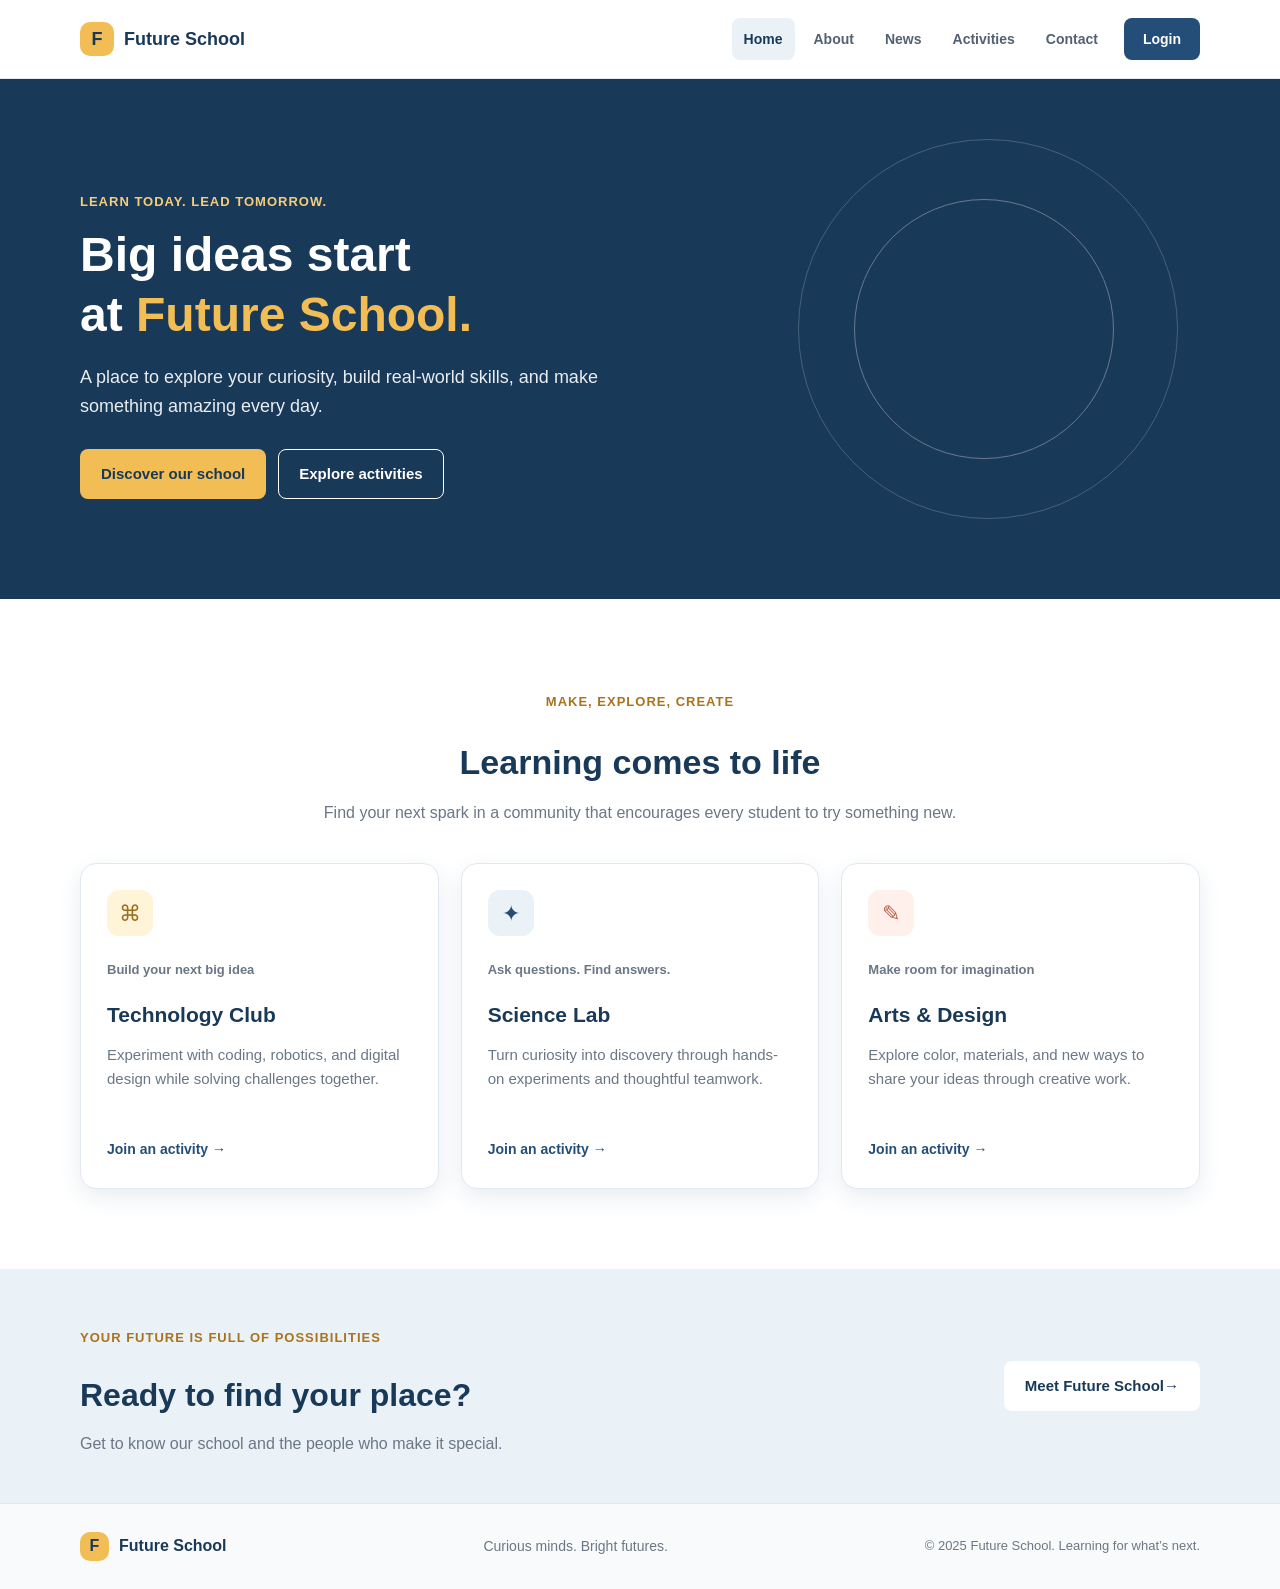
<file: index.html>
<!doctype html>
<html lang="en">
<head>
  <meta charset="utf-8">
  <meta name="viewport" content="width=device-width, initial-scale=1">
  <meta name="description" content="Discover hands-on learning, creative projects, and a welcoming community at Future School.">
  <title>Future School | Home</title>
  <link rel="icon" href="favicon.svg" type="image/svg+xml">
  <link rel="stylesheet" href="style.css">
</head>
<body>
  <header class="site-header">
    <nav class="navbar container" aria-label="Main navigation">
      <a class="brand" href="index.html"><span class="brand-mark" aria-hidden="true">F</span> Future School</a>
      <button class="menu-toggle" type="button" aria-label="Open navigation menu" aria-expanded="false" aria-controls="primary-navigation"><span></span><span></span><span></span></button>
      <ul class="nav-links" id="primary-navigation">
        <li><a class="active" aria-current="page" href="index.html">Home</a></li>
        <li><a href="about.html">About</a></li>
        <li><a href="blog.html">News</a></li>
        <li><a href="booking.html">Activities</a></li>
        <li><a href="contact.html">Contact</a></li>
        <li><a class="nav-login" href="login.html">Login</a></li>
      </ul>
    </nav>
  </header>
  <main>
    <section class="home-hero">
      <div class="container hero-content">
        <p class="eyebrow">Learn today. Lead tomorrow.</p>
        <h1>Big ideas start<br>at <span>Future School.</span></h1>
        <p class="hero-copy">A place to explore your curiosity, build real-world skills, and make something amazing every day.</p>
        <div class="button-row">
          <a class="button button-gold" href="about.html">Discover our school</a>
          <a class="button button-outline" href="booking.html">Explore activities</a>
        </div>
      </div>
      <div class="hero-decoration hero-decoration-one" aria-hidden="true"></div>
      <div class="hero-decoration hero-decoration-two" aria-hidden="true"></div>
    </section>
    <section class="section container">
      <div class="section-heading">
        <p class="eyebrow">Make, explore, create</p>
        <h2>Learning comes to life</h2>
        <p>Find your next spark in a community that encourages every student to try something new.</p>
      </div>
      <div class="activity-cards">
        <article class="card activity-card"><span class="card-icon" aria-hidden="true">⌘</span><p class="card-kicker">Build your next big idea</p><h3>Technology Club</h3><p>Experiment with coding, robotics, and digital design while solving challenges together.</p><a class="text-link" href="booking.html">Join an activity <span aria-hidden="true">→</span></a></article>
        <article class="card activity-card"><span class="card-icon icon-blue" aria-hidden="true">✦</span><p class="card-kicker">Ask questions. Find answers.</p><h3>Science Lab</h3><p>Turn curiosity into discovery through hands-on experiments and thoughtful teamwork.</p><a class="text-link" href="booking.html">Join an activity <span aria-hidden="true">→</span></a></article>
        <article class="card activity-card"><span class="card-icon icon-coral" aria-hidden="true">✎</span><p class="card-kicker">Make room for imagination</p><h3>Arts &amp; Design</h3><p>Explore color, materials, and new ways to share your ideas through creative work.</p><a class="text-link" href="booking.html">Join an activity <span aria-hidden="true">→</span></a></article>
      </div>
    </section>
    <section class="highlight-band">
      <div class="container highlight-content"><div><p class="eyebrow">Your future is full of possibilities</p><h2>Ready to find your place?</h2><p>Get to know our school and the people who make it special.</p></div><a class="button button-light" href="about.html">Meet Future School <span aria-hidden="true">→</span></a></div>
    </section>
  </main>
  <footer class="site-footer"><div class="container footer-content"><a class="brand footer-brand" href="index.html"><span class="brand-mark" aria-hidden="true">F</span> Future School</a><p>Curious minds. Bright futures.</p><p class="copyright">© 2025 Future School. Learning for what’s next.</p></div></footer>
</body>
</html>
</file>
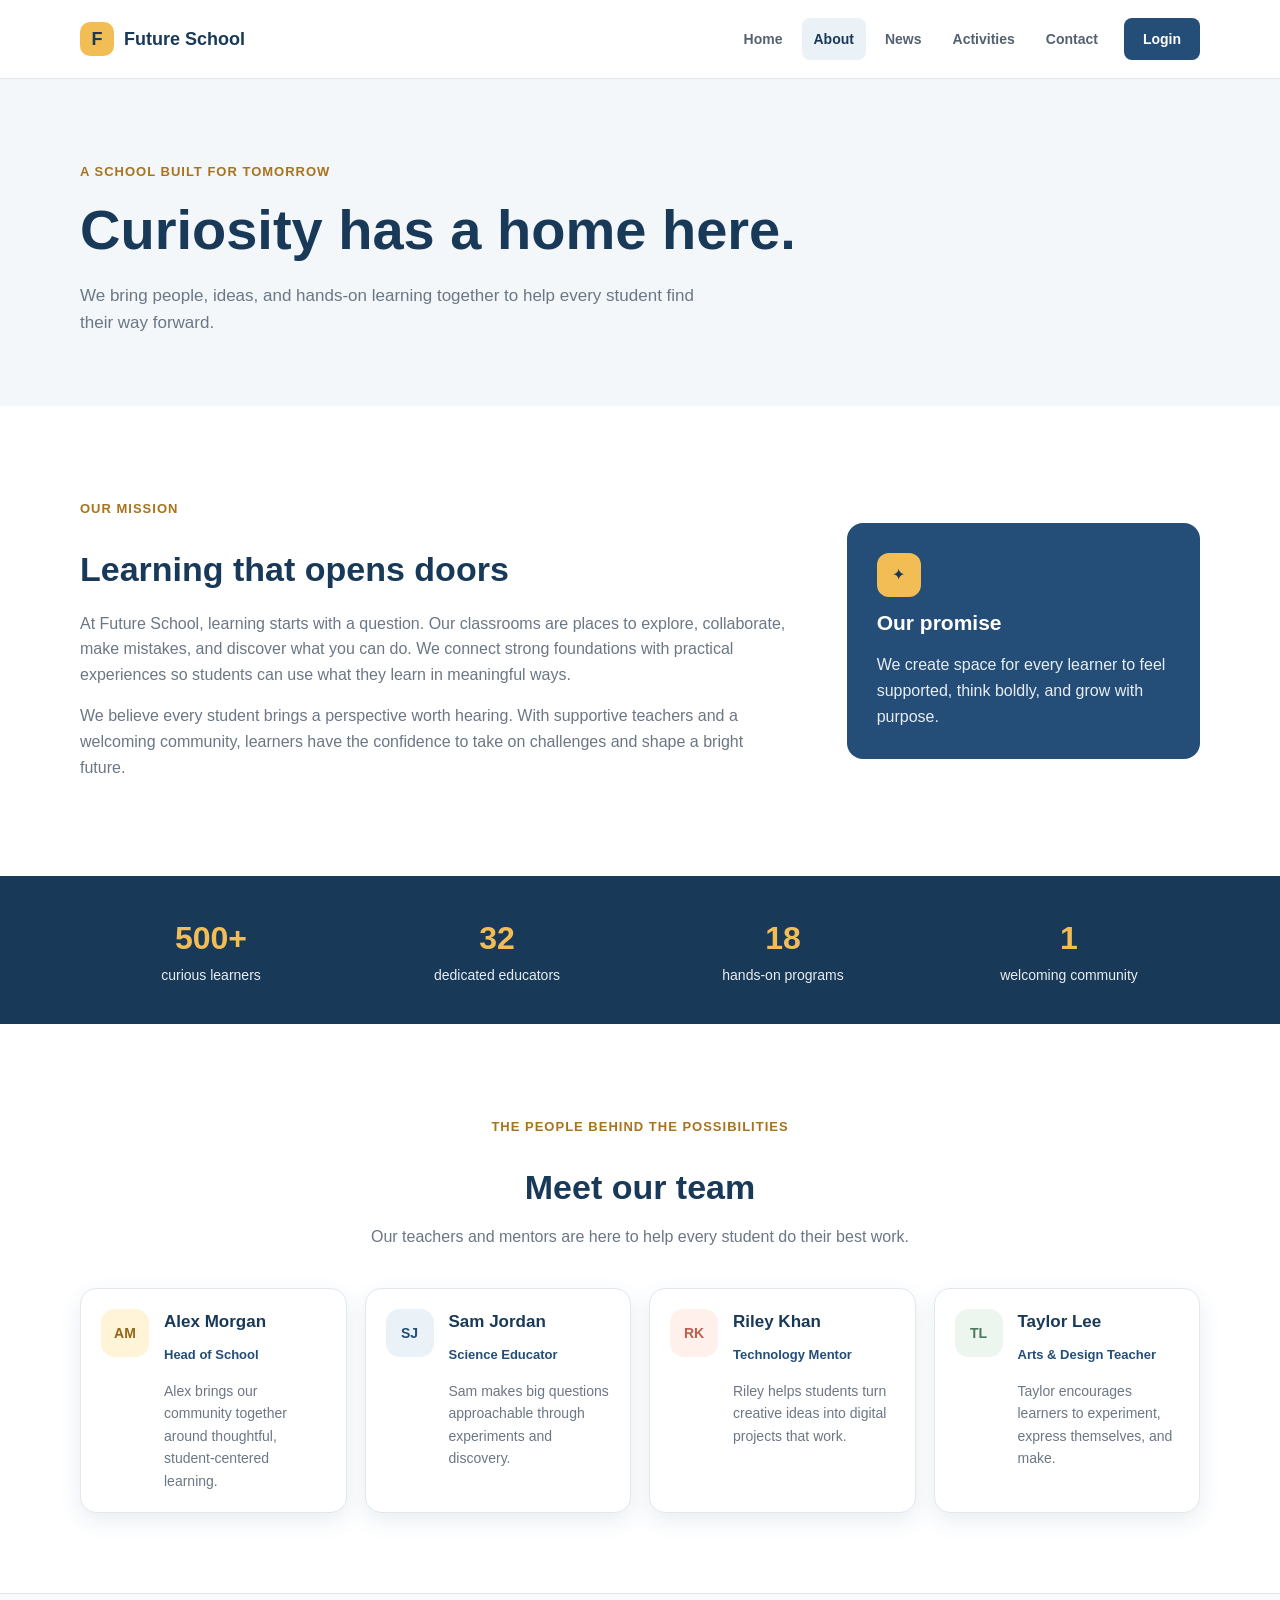
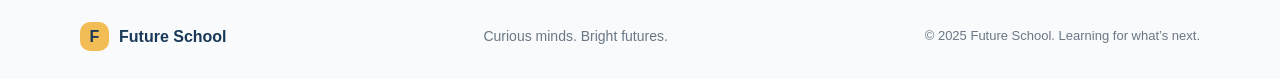
<file: about.html>
<!doctype html>
<html lang="en">
<head>
  <meta charset="utf-8">
  <meta name="viewport" content="width=device-width, initial-scale=1">
  <meta name="description" content="Learn about Future School's mission, community, and dedicated team.">
  <title>About | Future School</title>
  <link rel="icon" href="favicon.svg" type="image/svg+xml">
  <link rel="stylesheet" href="style.css">
</head>
<body>
  <header class="site-header"><nav class="navbar container" aria-label="Main navigation"><a class="brand" href="index.html"><span class="brand-mark" aria-hidden="true">F</span> Future School</a><button class="menu-toggle" type="button" aria-label="Open navigation menu" aria-expanded="false" aria-controls="primary-navigation"><span></span><span></span><span></span></button><ul class="nav-links" id="primary-navigation"><li><a href="index.html">Home</a></li><li><a class="active" aria-current="page" href="about.html">About</a></li><li><a href="blog.html">News</a></li><li><a href="booking.html">Activities</a></li><li><a href="contact.html">Contact</a></li><li><a class="nav-login" href="login.html">Login</a></li></ul></nav></header>
  <main>
    <section class="page-hero"><div class="container"><p class="eyebrow">A school built for tomorrow</p><h1>Curiosity has a home here.</h1><p>We bring people, ideas, and hands-on learning together to help every student find their way forward.</p></div></section>
    <section class="section container about-intro"><div class="about-copy"><p class="eyebrow">Our mission</p><h2>Learning that opens doors</h2><p>At Future School, learning starts with a question. Our classrooms are places to explore, collaborate, make mistakes, and discover what you can do. We connect strong foundations with practical experiences so students can use what they learn in meaningful ways.</p><p>We believe every student brings a perspective worth hearing. With supportive teachers and a welcoming community, learners have the confidence to take on challenges and shape a bright future.</p></div><aside class="mission-card"><span class="mission-icon" aria-hidden="true">✦</span><h3>Our promise</h3><p>We create space for every learner to feel supported, think boldly, and grow with purpose.</p></aside></section>
    <section class="stats-band"><div class="container stats-grid"><div><strong>500+</strong><span>curious learners</span></div><div><strong>32</strong><span>dedicated educators</span></div><div><strong>18</strong><span>hands-on programs</span></div><div><strong>1</strong><span>welcoming community</span></div></div></section>
    <section class="section container"><div class="section-heading"><p class="eyebrow">The people behind the possibilities</p><h2>Meet our team</h2><p>Our teachers and mentors are here to help every student do their best work.</p></div><div class="staff-grid">
      <article class="card staff-card"><div class="staff-avatar avatar-gold" aria-hidden="true">AM</div><div><h3>Alex Morgan</h3><p class="staff-role">Head of School</p><p>Alex brings our community together around thoughtful, student-centered learning.</p></div></article>
      <article class="card staff-card"><div class="staff-avatar avatar-blue" aria-hidden="true">SJ</div><div><h3>Sam Jordan</h3><p class="staff-role">Science Educator</p><p>Sam makes big questions approachable through experiments and discovery.</p></div></article>
      <article class="card staff-card"><div class="staff-avatar avatar-coral" aria-hidden="true">RK</div><div><h3>Riley Khan</h3><p class="staff-role">Technology Mentor</p><p>Riley helps students turn creative ideas into digital projects that work.</p></div></article>
      <article class="card staff-card"><div class="staff-avatar avatar-green" aria-hidden="true">TL</div><div><h3>Taylor Lee</h3><p class="staff-role">Arts &amp; Design Teacher</p><p>Taylor encourages learners to experiment, express themselves, and make.</p></div></article>
    </div></section>
  </main>
  <footer class="site-footer"><div class="container footer-content"><a class="brand footer-brand" href="index.html"><span class="brand-mark" aria-hidden="true">F</span> Future School</a><p>Curious minds. Bright futures.</p><p class="copyright">© 2025 Future School. Learning for what’s next.</p></div></footer>
  <script>const menuButton=document.querySelector('.menu-toggle');const navigation=document.querySelector('.nav-links');menuButton.addEventListener('click',()=>{const isOpen=navigation.classList.toggle('show');menuButton.setAttribute('aria-expanded',String(isOpen));menuButton.setAttribute('aria-label',isOpen?'Close navigation menu':'Open navigation menu');});</script>
</body>
</html>
</file>
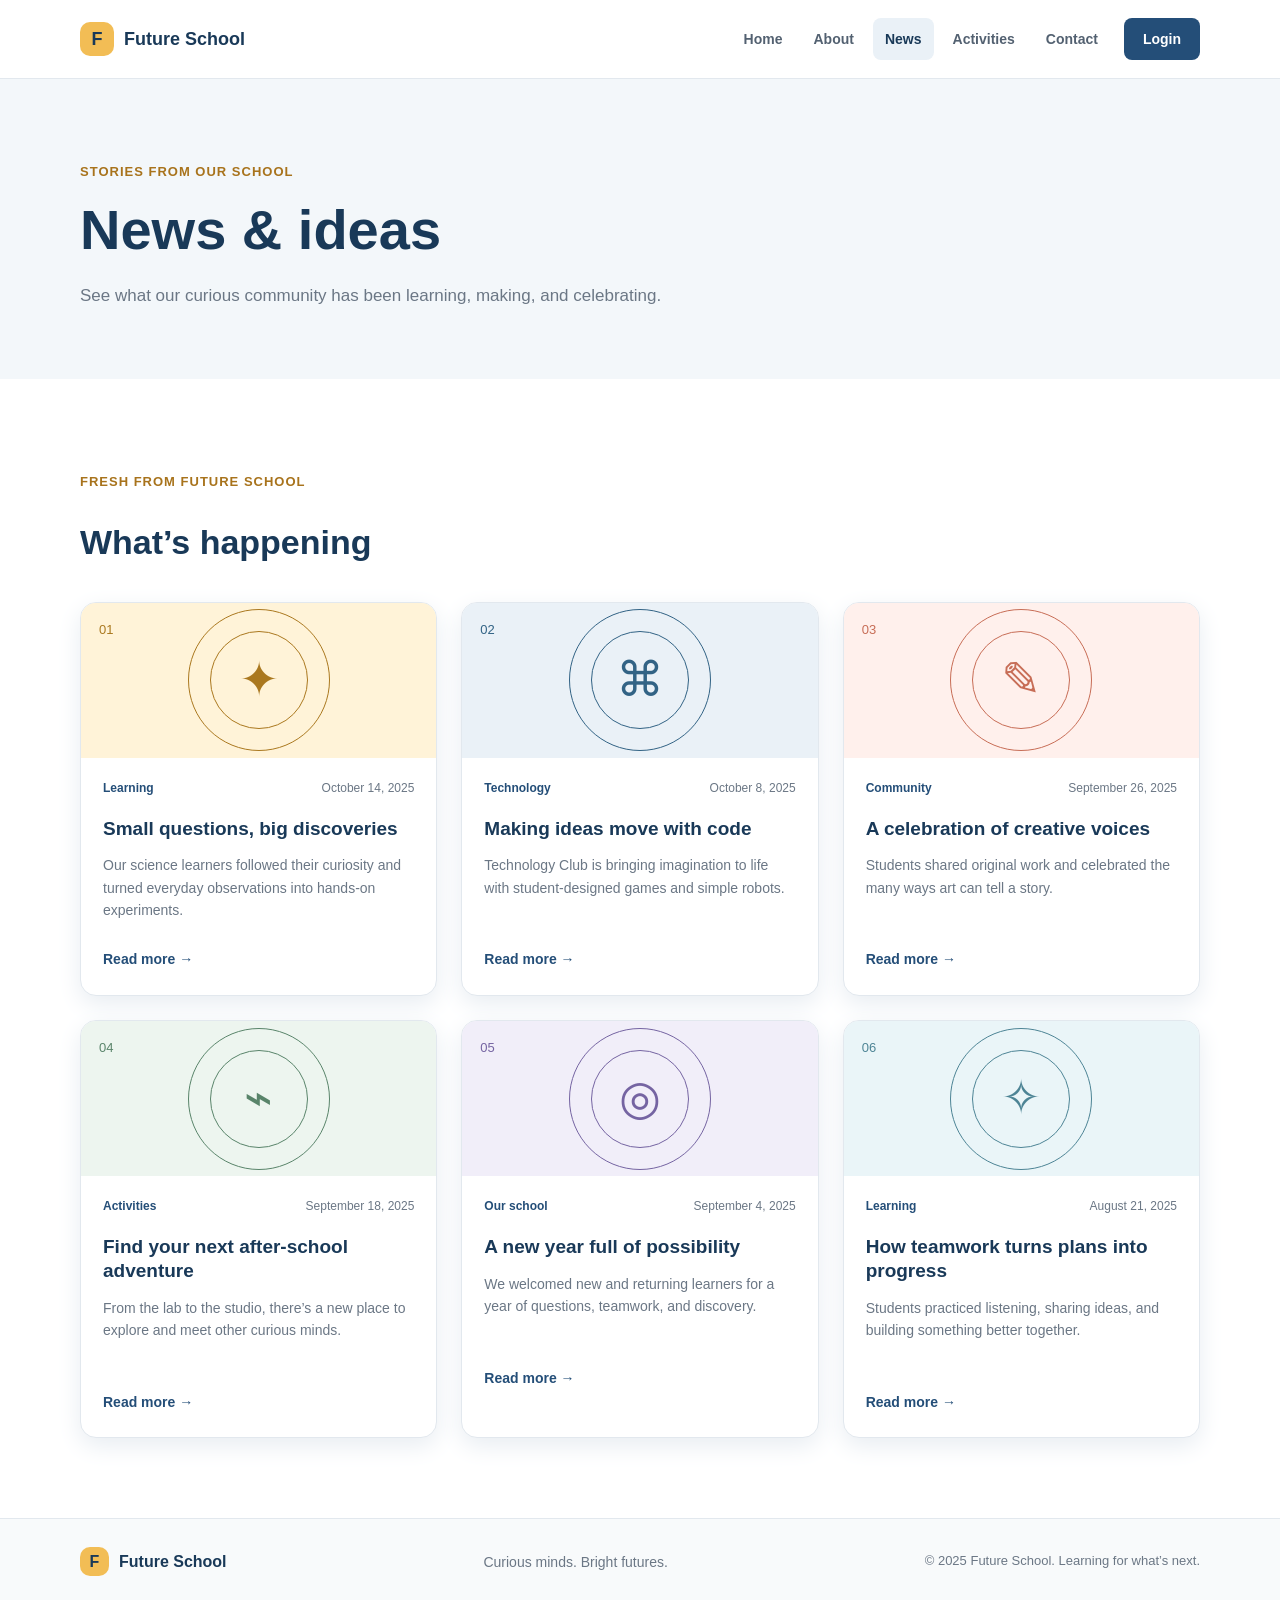
<file: blog.html>
<!doctype html>
<html lang="en">
<head>
  <meta charset="utf-8">
  <meta name="viewport" content="width=device-width, initial-scale=1">
  <meta name="description" content="The latest news, ideas, and stories from Future School.">
  <title>News | Future School</title>
  <link rel="icon" href="favicon.svg" type="image/svg+xml">
  <link rel="stylesheet" href="style.css">
</head>
<body>
  <header class="site-header"><nav class="navbar container" aria-label="Main navigation"><a class="brand" href="index.html"><span class="brand-mark" aria-hidden="true">F</span> Future School</a><button class="menu-toggle" type="button" aria-label="Open navigation menu" aria-expanded="false" aria-controls="primary-navigation"><span></span><span></span><span></span></button><ul class="nav-links" id="primary-navigation"><li><a href="index.html">Home</a></li><li><a href="about.html">About</a></li><li><a class="active" aria-current="page" href="blog.html">News</a></li><li><a href="booking.html">Activities</a></li><li><a href="contact.html">Contact</a></li><li><a class="nav-login" href="login.html">Login</a></li></ul></nav></header>
  <main>
    <section class="page-hero"><div class="container"><p class="eyebrow">Stories from our school</p><h1>News &amp; ideas</h1><p>See what our curious community has been learning, making, and celebrating.</p></div></section>
    <section class="section container"><div class="section-heading section-heading-left"><p class="eyebrow">Fresh from Future School</p><h2>What’s happening</h2></div><div class="blog-grid">
      <article class="card article-card"><div class="article-art art-gold" aria-hidden="true"><span>01</span><i>✦</i></div><div class="article-body"><div class="article-meta"><span>Learning</span><time datetime="2025-10-14">October 14, 2025</time></div><h3>Small questions, big discoveries</h3><p>Our science learners followed their curiosity and turned everyday observations into hands-on experiments.</p><a class="text-link" href="about.html">Read more <span aria-hidden="true">→</span></a></div></article>
      <article class="card article-card"><div class="article-art art-blue" aria-hidden="true"><span>02</span><i>⌘</i></div><div class="article-body"><div class="article-meta"><span>Technology</span><time datetime="2025-10-08">October 8, 2025</time></div><h3>Making ideas move with code</h3><p>Technology Club is bringing imagination to life with student-designed games and simple robots.</p><a class="text-link" href="booking.html">Read more <span aria-hidden="true">→</span></a></div></article>
      <article class="card article-card"><div class="article-art art-coral" aria-hidden="true"><span>03</span><i>✎</i></div><div class="article-body"><div class="article-meta"><span>Community</span><time datetime="2025-09-26">September 26, 2025</time></div><h3>A celebration of creative voices</h3><p>Students shared original work and celebrated the many ways art can tell a story.</p><a class="text-link" href="about.html">Read more <span aria-hidden="true">→</span></a></div></article>
      <article class="card article-card"><div class="article-art art-green" aria-hidden="true"><span>04</span><i>⌁</i></div><div class="article-body"><div class="article-meta"><span>Activities</span><time datetime="2025-09-18">September 18, 2025</time></div><h3>Find your next after-school adventure</h3><p>From the lab to the studio, there’s a new place to explore and meet other curious minds.</p><a class="text-link" href="booking.html">Read more <span aria-hidden="true">→</span></a></div></article>
      <article class="card article-card"><div class="article-art art-lavender" aria-hidden="true"><span>05</span><i>◎</i></div><div class="article-body"><div class="article-meta"><span>Our school</span><time datetime="2025-09-04">September 4, 2025</time></div><h3>A new year full of possibility</h3><p>We welcomed new and returning learners for a year of questions, teamwork, and discovery.</p><a class="text-link" href="about.html">Read more <span aria-hidden="true">→</span></a></div></article>
      <article class="card article-card"><div class="article-art art-sky" aria-hidden="true"><span>06</span><i>✧</i></div><div class="article-body"><div class="article-meta"><span>Learning</span><time datetime="2025-08-21">August 21, 2025</time></div><h3>How teamwork turns plans into progress</h3><p>Students practiced listening, sharing ideas, and building something better together.</p><a class="text-link" href="contact.html">Read more <span aria-hidden="true">→</span></a></div></article>
    </div></section>
  </main>
  <footer class="site-footer"><div class="container footer-content"><a class="brand footer-brand" href="index.html"><span class="brand-mark" aria-hidden="true">F</span> Future School</a><p>Curious minds. Bright futures.</p><p class="copyright">© 2025 Future School. Learning for what’s next.</p></div></footer>
  <script>const menuButton=document.querySelector('.menu-toggle');const navigation=document.querySelector('.nav-links');menuButton.addEventListener('click',()=>{const isOpen=navigation.classList.toggle('show');menuButton.setAttribute('aria-expanded',String(isOpen));menuButton.setAttribute('aria-label',isOpen?'Close navigation menu':'Open navigation menu');});</script>
</body>
</html>
</file>
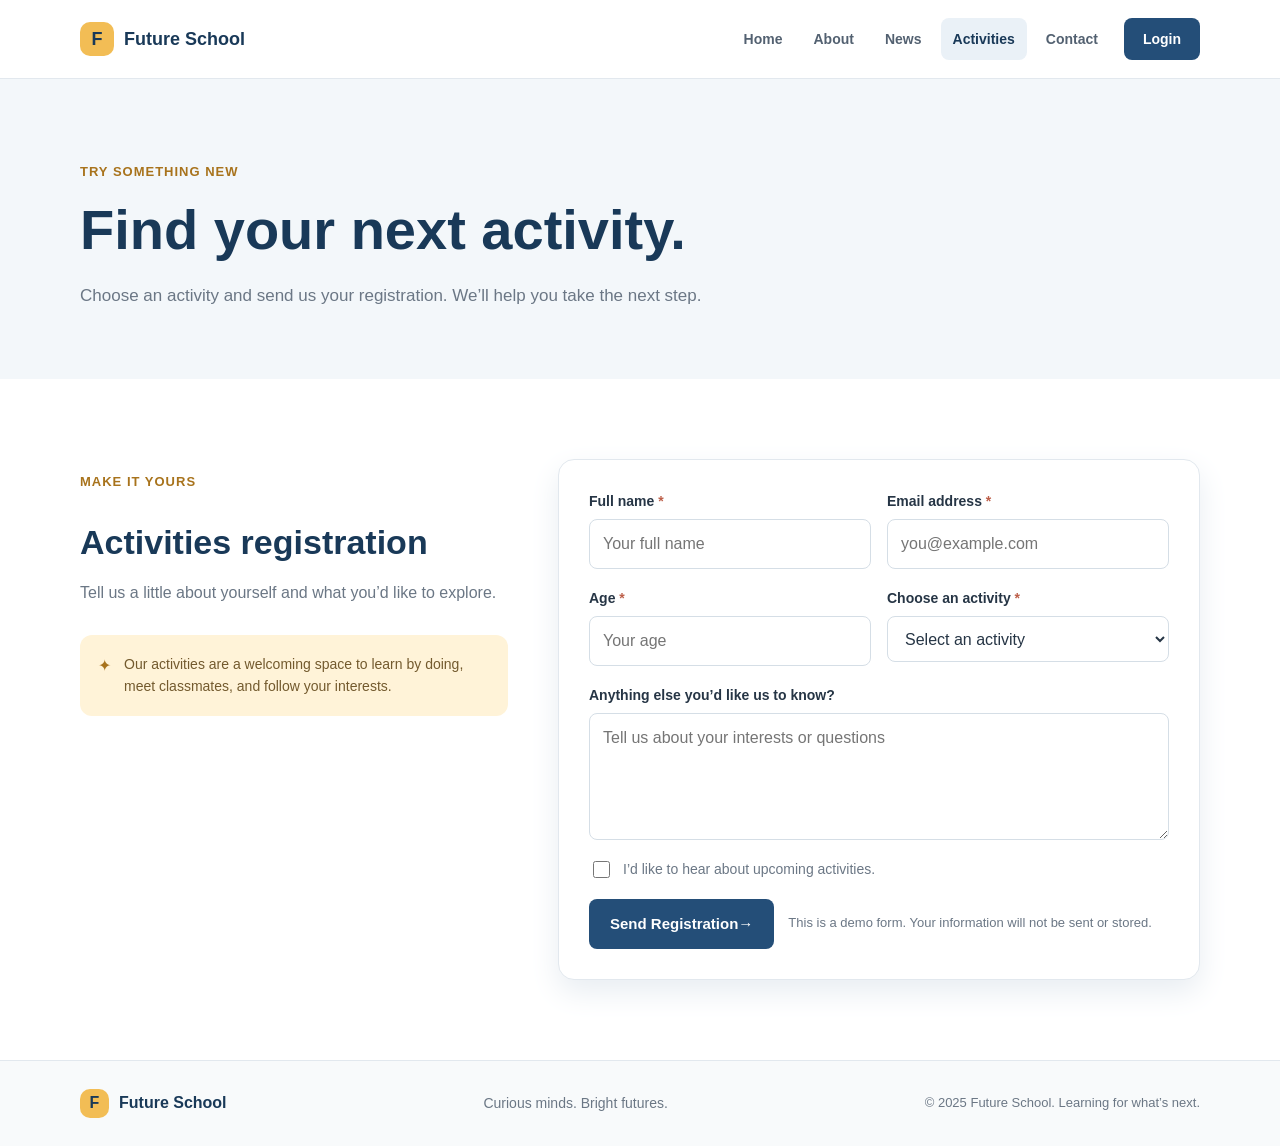
<file: booking.html>
<!doctype html>
<html lang="en">
<head>
  <meta charset="utf-8">
  <meta name="viewport" content="width=device-width, initial-scale=1">
  <meta name="description" content="Register your interest in a Future School activity.">
  <title>Activities | Future School</title>
  <link rel="icon" href="favicon.svg" type="image/svg+xml">
  <link rel="stylesheet" href="style.css">
</head>
<body>
  <header class="site-header"><nav class="navbar container" aria-label="Main navigation"><a class="brand" href="index.html"><span class="brand-mark" aria-hidden="true">F</span> Future School</a><button class="menu-toggle" type="button" aria-label="Open navigation menu" aria-expanded="false" aria-controls="primary-navigation"><span></span><span></span><span></span></button><ul class="nav-links" id="primary-navigation"><li><a href="index.html">Home</a></li><li><a href="about.html">About</a></li><li><a href="blog.html">News</a></li><li><a class="active" aria-current="page" href="booking.html">Activities</a></li><li><a href="contact.html">Contact</a></li><li><a class="nav-login" href="login.html">Login</a></li></ul></nav></header>
  <main>
    <section class="page-hero"><div class="container"><p class="eyebrow">Try something new</p><h1>Find your next activity.</h1><p>Choose an activity and send us your registration. We’ll help you take the next step.</p></div></section>
    <section class="section container form-section"><div class="form-intro"><p class="eyebrow">Make it yours</p><h2>Activities registration</h2><p>Tell us a little about yourself and what you’d like to explore.</p><div class="form-aside"><span aria-hidden="true">✦</span><p>Our activities are a welcoming space to learn by doing, meet classmates, and follow your interests.</p></div></div>
      <form class="form-card" onsubmit="event.preventDefault()">
        <div class="form-grid">
          <div class="form-field"><label for="student-name">Full name <span aria-hidden="true">*</span></label><input id="student-name" name="name" type="text" autocomplete="name" placeholder="Your full name" required></div>
          <div class="form-field"><label for="student-email">Email address <span aria-hidden="true">*</span></label><input id="student-email" name="email" type="email" autocomplete="email" placeholder="you@example.com" required></div>
          <div class="form-field"><label for="student-age">Age <span aria-hidden="true">*</span></label><input id="student-age" name="age" type="number" min="5" max="18" placeholder="Your age" required></div>
          <div class="form-field"><label for="activity">Choose an activity <span aria-hidden="true">*</span></label><select id="activity" name="activity" required><option value="" selected disabled>Select an activity</option><option>Technology Club</option><option>Science Lab</option><option>Arts &amp; Design</option></select></div>
          <div class="form-field form-span"><label for="registration-notes">Anything else you’d like us to know?</label><textarea id="registration-notes" name="notes" rows="4" placeholder="Tell us about your interests or questions"></textarea></div>
          <label class="checkbox-field form-span"><input type="checkbox" name="updates" value="yes"><span>I’d like to hear about upcoming activities.</span></label>
          <div class="form-submit form-span"><button class="button button-primary" type="submit">Send Registration <span aria-hidden="true">→</span></button><p class="form-note">This is a demo form. Your information will not be sent or stored.</p></div>
        </div>
      </form>
    </section>
  </main>
  <footer class="site-footer"><div class="container footer-content"><a class="brand footer-brand" href="index.html"><span class="brand-mark" aria-hidden="true">F</span> Future School</a><p>Curious minds. Bright futures.</p><p class="copyright">© 2025 Future School. Learning for what’s next.</p></div></footer>
  <script>const menuButton=document.querySelector('.menu-toggle');const navigation=document.querySelector('.nav-links');menuButton.addEventListener('click',()=>{const isOpen=navigation.classList.toggle('show');menuButton.setAttribute('aria-expanded',String(isOpen));menuButton.setAttribute('aria-label',isOpen?'Close navigation menu':'Open navigation menu');});</script>
</body>
</html>
</file>
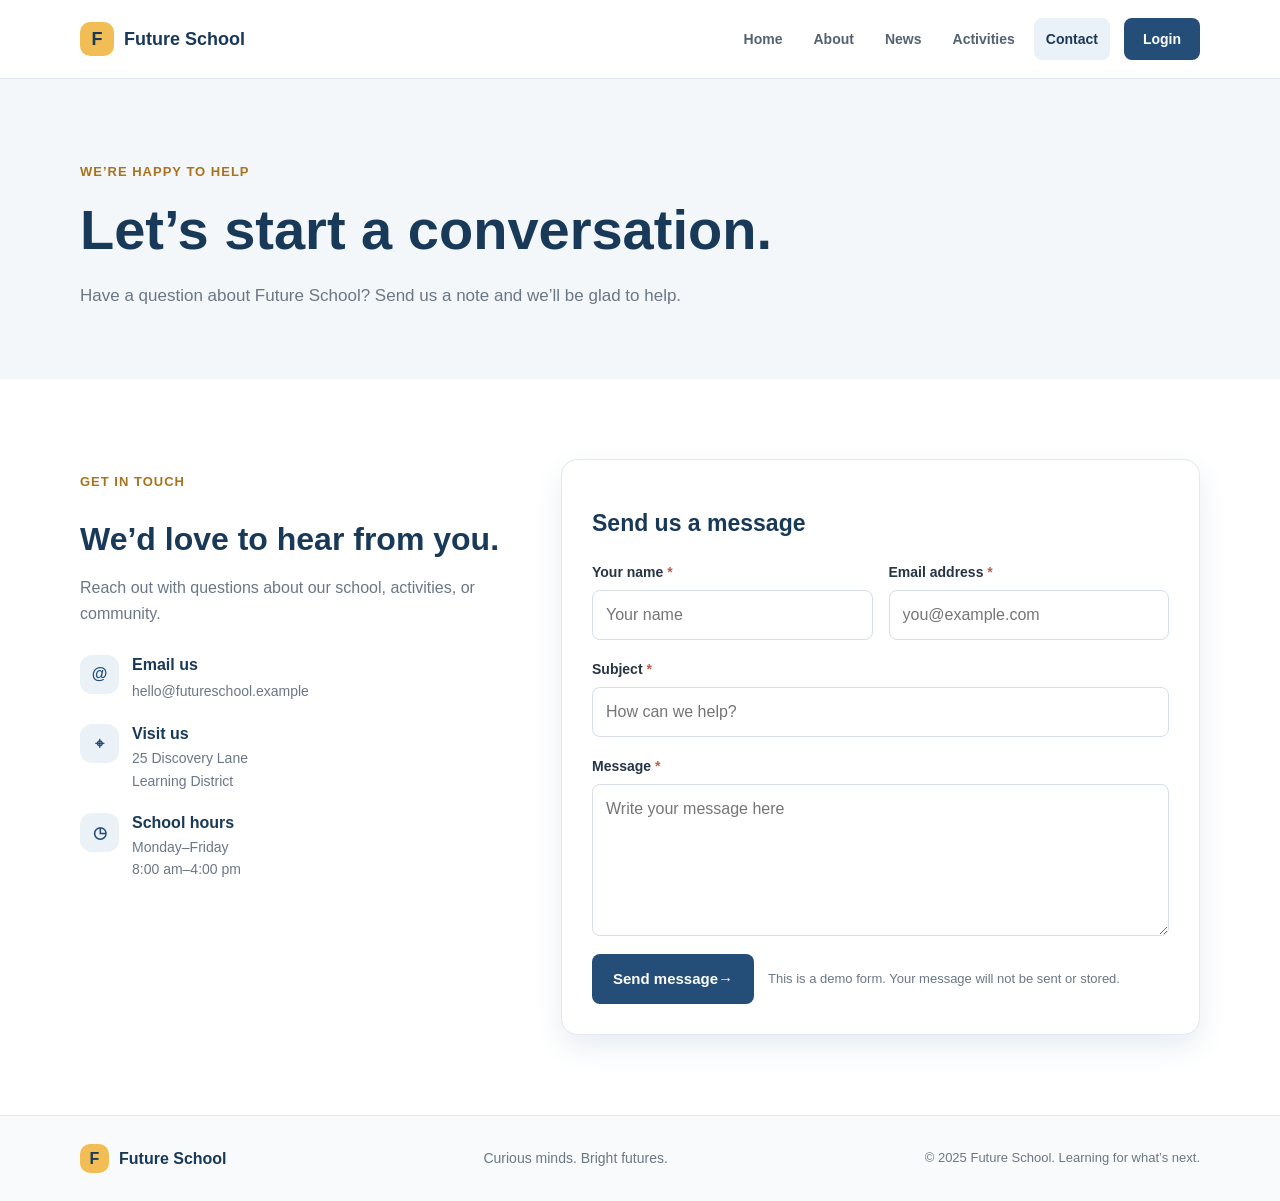
<file: contact.html>
<!doctype html>
<html lang="en">
<head>
  <meta charset="utf-8">
  <meta name="viewport" content="width=device-width, initial-scale=1">
  <meta name="description" content="Get in touch with the Future School community.">
  <title>Contact | Future School</title>
  <link rel="icon" href="favicon.svg" type="image/svg+xml">
  <link rel="stylesheet" href="style.css">
</head>
<body>
  <header class="site-header"><nav class="navbar container" aria-label="Main navigation"><a class="brand" href="index.html"><span class="brand-mark" aria-hidden="true">F</span> Future School</a><button class="menu-toggle" type="button" aria-label="Open navigation menu" aria-expanded="false" aria-controls="primary-navigation"><span></span><span></span><span></span></button><ul class="nav-links" id="primary-navigation"><li><a href="index.html">Home</a></li><li><a href="about.html">About</a></li><li><a href="blog.html">News</a></li><li><a href="booking.html">Activities</a></li><li><a class="active" aria-current="page" href="contact.html">Contact</a></li><li><a class="nav-login" href="login.html">Login</a></li></ul></nav></header>
  <main>
    <section class="page-hero"><div class="container"><p class="eyebrow">We’re happy to help</p><h1>Let’s start a conversation.</h1><p>Have a question about Future School? Send us a note and we’ll be glad to help.</p></div></section>
    <section class="section container contact-layout">
      <aside class="contact-info"><p class="eyebrow">Get in touch</p><h2>We’d love to hear from you.</h2><p>Reach out with questions about our school, activities, or community.</p><div class="contact-detail"><span class="detail-icon" aria-hidden="true">@</span><div><h3>Email us</h3><a href="mailto:hello@futureschool.example">hello@futureschool.example</a></div></div><div class="contact-detail"><span class="detail-icon" aria-hidden="true">⌖</span><div><h3>Visit us</h3><p>25 Discovery Lane<br>Learning District</p></div></div><div class="contact-detail"><span class="detail-icon" aria-hidden="true">◷</span><div><h3>School hours</h3><p>Monday–Friday<br>8:00 am–4:00 pm</p></div></div></aside>
      <form class="form-card contact-form" onsubmit="event.preventDefault()"><h2>Send us a message</h2><div class="form-grid">
        <div class="form-field"><label for="contact-name">Your name <span aria-hidden="true">*</span></label><input id="contact-name" name="name" type="text" autocomplete="name" placeholder="Your name" required></div>
        <div class="form-field"><label for="contact-email">Email address <span aria-hidden="true">*</span></label><input id="contact-email" name="email" type="email" autocomplete="email" placeholder="you@example.com" required></div>
        <div class="form-field form-span"><label for="contact-subject">Subject <span aria-hidden="true">*</span></label><input id="contact-subject" name="subject" type="text" placeholder="How can we help?" required></div>
        <div class="form-field form-span"><label for="contact-message">Message <span aria-hidden="true">*</span></label><textarea id="contact-message" name="message" rows="5" placeholder="Write your message here" required></textarea></div>
        <div class="form-submit form-span"><button class="button button-primary" type="submit">Send message <span aria-hidden="true">→</span></button><p class="form-note">This is a demo form. Your message will not be sent or stored.</p></div>
      </div></form>
    </section>
  </main>
  <footer class="site-footer"><div class="container footer-content"><a class="brand footer-brand" href="index.html"><span class="brand-mark" aria-hidden="true">F</span> Future School</a><p>Curious minds. Bright futures.</p><p class="copyright">© 2025 Future School. Learning for what’s next.</p></div></footer>
  <script>const menuButton=document.querySelector('.menu-toggle');const navigation=document.querySelector('.nav-links');menuButton.addEventListener('click',()=>{const isOpen=navigation.classList.toggle('show');menuButton.setAttribute('aria-expanded',String(isOpen));menuButton.setAttribute('aria-label',isOpen?'Close navigation menu':'Open navigation menu');});</script>
</body>
</html>
</file>
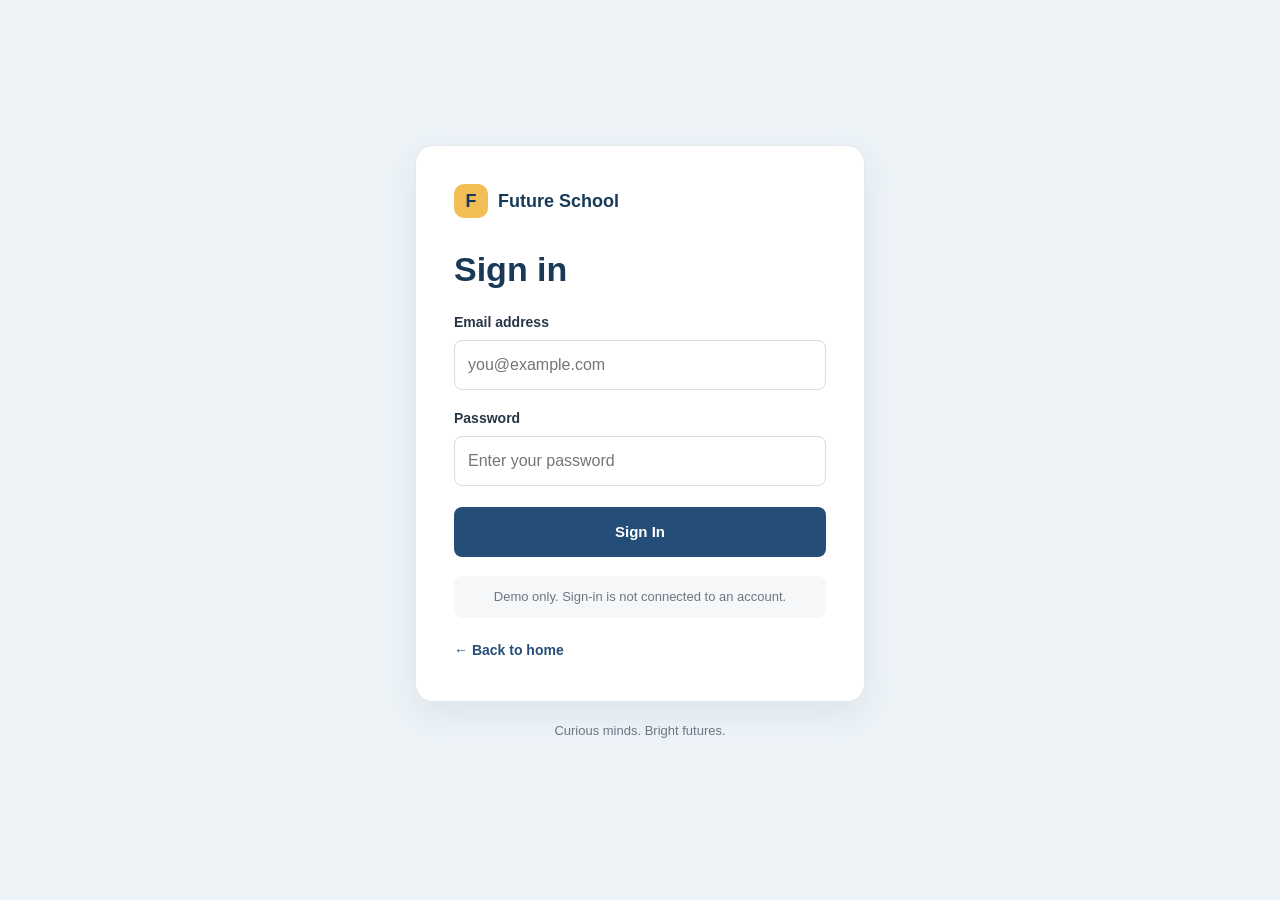
<file: login.html>
<!doctype html>
<html lang="en">
<head>
  <meta charset="utf-8">
  <meta name="viewport" content="width=device-width, initial-scale=1">
  <meta name="description" content="Sign in to Future School.">
  <title>Login | Future School</title>
  <link rel="icon" href="favicon.svg" type="image/svg+xml">
  <link rel="stylesheet" href="style.css">
</head>
<body class="login-page">
  <main class="login-shell">
    <section class="login-card">
      <a class="brand login-brand" href="index.html"><span class="brand-mark" aria-hidden="true">F</span> Future School</a>
      <h1>Sign in</h1>
      <form class="login-form">
        <div class="form-field">
          <label for="login-email">Email address</label>
          <input id="login-email" name="email" type="email" autocomplete="email" placeholder="you@example.com" required>
        </div>
        <div class="form-field">
          <label for="login-password">Password</label>
          <input id="login-password" name="password" type="password" autocomplete="current-password" placeholder="Enter your password" required>
        </div>
        <button class="button button-primary login-submit" type="button">Sign In</button>
      </form>
      <p class="demo-note">Demo only. Sign-in is not connected to an account.</p>
      <a class="back-link" href="index.html"><span aria-hidden="true">←</span> Back to home</a>
    </section>
    <p class="login-footer">Curious minds. Bright futures.</p>
  </main>
</body>
</html>
</file>
<file: style.css>
* {
  box-sizing: border-box;
}

body {
  margin: 0;
  background-color: #ffffff;
  color: #263545;
  font-family: Arial, Helvetica, sans-serif;
  font-size: 16px;
  line-height: 1.6;
}

a {
  color: #244e78;
  text-decoration: none;
  transition: color 0.2s, background-color 0.2s;
}

a:hover {
  color: #193958;
}

button,
input,
select,
textarea {
  font: inherit;
}

h1,
h2,
h3 {
  color: #193958;
  line-height: 1.25;
}

h1 {
  font-size: 48px;
}

h2 {
  font-size: 34px;
}

h3 {
  font-size: 21px;
}


.container {
  width: 90%;
  max-width: 1120px;
  margin-right: auto;
  margin-left: auto;
}


.site-header {
  position: relative;
  z-index: 5;
  background-color: #ffffff;
  border-bottom: 1px solid #e2e8ee;
}

.navbar {
  min-height: 78px;
  display: flex;
  align-items: center;
  justify-content: space-between;
}

.brand {
  display: flex;
  align-items: center;
  gap: 10px;
  color: #193958;
  font-size: 18px;
  font-weight: bold;
}

.brand-mark {
  width: 34px;
  height: 34px;
  display: flex;
  align-items: center;
  justify-content: center;
  border-radius: 10px;
  background-color: #f2bd55;
  color: #193958;
}

.nav-links {
  display: flex;
  align-items: center;
  gap: 7px;
  padding: 0;
  margin: 0;
  list-style: none;
}

.nav-links a {
  display: block;
  padding: 10px 12px;
  border-radius: 8px;
  color: #536171;
  font-size: 14px;
  font-weight: bold;
}

.nav-links a:hover,
.nav-links a.active {
  background-color: #eaf1f7;
  color: #193958;
}

.nav-links .nav-login {
  margin-left: 7px;
  padding-right: 19px;
  padding-left: 19px;
  background-color: #244e78;
  color: #ffffff;
}

.nav-links .nav-login:hover {
  background-color: #193958;
  color: #ffffff;
}

.menu-toggle {
  display: none;
  width: 44px;
  height: 44px;
  padding: 10px;
  border: 1px solid #e2e8ee;
  border-radius: 8px;
  background-color: #ffffff;
}

.menu-toggle span {
  display: block;
  height: 2px;
  margin: 5px 0;
  background-color: #193958;
}


.home-hero {
  min-height: 520px;
  display: flex;
  align-items: center;
  position: relative;
  overflow: hidden;
  background-color: #193958;
  color: #ffffff;
}

.hero-content {
  padding-top: 80px;
  padding-bottom: 80px;
  position: relative;
  z-index: 1;
}

.home-hero h1 {
  max-width: 730px;
  margin-top: 12px;
  margin-bottom: 18px;
  color: #ffffff;
}

.home-hero h1 span {
  color: #f2bd55;
}

.eyebrow {
  margin-bottom: 12px;
  color: #a8731c;
  font-size: 13px;
  font-weight: bold;
  letter-spacing: 1px;
  text-transform: uppercase;
}

.home-hero .eyebrow {
  color: #f5cd7c;
}

.hero-copy {
  max-width: 530px;
  margin-bottom: 28px;
  color: #e8edf2;
  font-size: 18px;
}

.hero-decoration {
  width: 380px;
  height: 380px;
  position: absolute;
  top: 60px;
  right: 8%;
  border: 1px solid #45617b;
  border-radius: 50%;
}

.hero-decoration-two {
  width: 260px;
  height: 260px;
  top: 120px;
  right: 13%;
  border-color: #6b7890;
}

.button-row {
  display: flex;
  flex-wrap: wrap;
  gap: 12px;
}

.button {
  min-height: 48px;
  display: inline-flex;
  align-items: center;
  justify-content: center;
  padding: 12px 20px;
  border: 1px solid transparent;
  border-radius: 8px;
  font-size: 15px;
  font-weight: bold;
  cursor: pointer;
  transition: background-color 0.2s, color 0.2s;
}

.button-gold {
  background-color: #f2bd55;
  color: #193958;
}

.button-gold:hover {
  background-color: #f7ca70;
  color: #193958;
}

.button-outline {
  border-color: #ffffff;
  color: #ffffff;
}

.button-outline:hover {
  background-color: #244e78;
  color: #ffffff;
}

.button-primary {
  background-color: #244e78;
  color: #ffffff;
}

.button-primary:hover {
  background-color: #193958;
  color: #ffffff;
}

.button-light {
  background-color: #ffffff;
  color: #193958;
}

.button-light:hover {
  background-color: #fff3d8;
  color: #193958;
}


.section {
  padding-top: 80px;
  padding-bottom: 80px;
}

.section-heading {
  max-width: 650px;
  margin: 0 auto 38px;
  text-align: center;
}

.section-heading h2 {
  margin-bottom: 12px;
}

.section-heading p:last-child {
  color: #6b7785;
}

.section-heading-left {
  margin-left: 0;
  text-align: left;
}

.activity-cards {
  display: grid;
  grid-template-columns: repeat(3, 1fr);
  gap: 22px;
}

.card {
  border: 1px solid #e2e8ee;
  border-radius: 16px;
  background-color: #ffffff;
  box-shadow: 0 8px 24px #e8edf2;
}

.activity-card {
  padding: 26px;
}

.card-icon {
  width: 46px;
  height: 46px;
  display: flex;
  align-items: center;
  justify-content: center;
  margin-bottom: 24px;
  border-radius: 12px;
  background-color: #fff3d8;
  color: #9c6d1f;
  font-size: 22px;
}

.icon-blue {
  background-color: #eaf1f7;
  color: #244e78;
}

.icon-coral {
  background-color: #fff0ec;
  color: #bd5f49;
}

.card-kicker {
  margin-bottom: 7px;
  color: #6b7785;
  font-size: 13px;
  font-weight: bold;
}

.activity-card h3 {
  margin-bottom: 10px;
}

.activity-card > p:not(.card-kicker) {
  min-height: 78px;
  color: #6b7785;
  font-size: 15px;
}

.text-link {
  font-size: 14px;
  font-weight: bold;
}

.highlight-band {
  padding-top: 46px;
  padding-bottom: 46px;
  background-color: #eaf1f7;
}

.highlight-content {
  display: flex;
  align-items: center;
  justify-content: space-between;
  gap: 30px;
}

.highlight-content h2 {
  margin-bottom: 8px;
  font-size: 32px;
}

.highlight-content p:last-child {
  margin-bottom: 0;
  color: #6b7785;
}


.site-footer {
  padding-top: 28px;
  padding-bottom: 28px;
  border-top: 1px solid #e2e8ee;
  background-color: #f8fafb;
}

.footer-content {
  display: flex;
  align-items: center;
  justify-content: space-between;
  gap: 20px;
}

.footer-brand {
  font-size: 16px;
}

.footer-brand .brand-mark {
  width: 29px;
  height: 29px;
}

.footer-content p {
  margin: 0;
  color: #6b7785;
  font-size: 14px;
}

.footer-content .copyright {
  font-size: 13px;
}


.page-hero {
  padding-top: 70px;
  padding-bottom: 70px;
  background-color: #f3f7fa;
}

.page-hero h1 {
  max-width: 760px;
  margin-top: 0;
  margin-bottom: 14px;
  font-size: 56px;
}

.page-hero .container > p:last-child {
  max-width: 650px;
  margin-bottom: 0;
  color: #6b7785;
  font-size: 17px;
}

.about-intro {
  display: grid;
  grid-template-columns: 2fr 1fr;
  align-items: center;
  gap: 60px;
}

.about-copy h2 {
  margin-bottom: 20px;
}

.about-copy p:not(.eyebrow) {
  color: #6b7785;
}

.mission-card {
  padding: 30px;
  border-radius: 16px;
  background-color: #244e78;
  color: #ffffff;
}

.mission-card h3 {
  margin-top: 13px;
  margin-bottom: 8px;
  color: #ffffff;
}

.mission-card p {
  margin-bottom: 0;
  color: #e8edf2;
}

.mission-icon {
  width: 44px;
  height: 44px;
  display: flex;
  align-items: center;
  justify-content: center;
  border-radius: 12px;
  background-color: #f2bd55;
  color: #193958;
}

.stats-band {
  padding-top: 37px;
  padding-bottom: 37px;
  background-color: #193958;
  color: #ffffff;
}

.stats-grid {
  display: grid;
  grid-template-columns: repeat(4, 1fr);
  gap: 24px;
  text-align: center;
}

.stats-grid div {
  display: flex;
  flex-direction: column;
}

.stats-grid strong {
  color: #f2bd55;
  font-size: 32px;
}

.stats-grid span {
  color: #e8edf2;
  font-size: 14px;
}

.staff-grid {
  display: flex;
  flex-wrap: wrap;
  gap: 18px;
}

.staff-card {
  flex: 1 1 220px;
  display: flex;
  align-items: flex-start;
  gap: 15px;
  padding: 20px;
}

.staff-avatar {
  width: 48px;
  height: 48px;
  flex-shrink: 0;
  display: flex;
  align-items: center;
  justify-content: center;
  border-radius: 14px;
  font-size: 14px;
  font-weight: bold;
}

.avatar-gold {
  background-color: #fff3d8;
  color: #956517;
}

.avatar-blue {
  background-color: #eaf1f7;
  color: #244e78;
}

.avatar-coral {
  background-color: #fff0ec;
  color: #bd5f49;
}

.avatar-green {
  background-color: #edf5ef;
  color: #4c795e;
}

.staff-card h3 {
  margin-top: 2px;
  margin-bottom: 4px;
  font-size: 17px;
}

.staff-card p {
  margin-bottom: 0;
  color: #6b7785;
  font-size: 14px;
}

.staff-card .staff-role {
  margin-bottom: 8px;
  color: #244e78;
  font-size: 13px;
  font-weight: bold;
}


.blog-grid {
  display: grid;
  grid-template-columns: repeat(3, 1fr);
  gap: 24px;
}

.article-card {
  overflow: hidden;
}

.article-art {
  min-height: 155px;
  display: flex;
  align-items: center;
  justify-content: center;
  position: relative;
}

.article-art::before {
  width: 140px;
  height: 140px;
  position: absolute;
  border: 1px solid currentColor;
  border-radius: 50%;
  content: "";
}

.article-art::after {
  width: 96px;
  height: 96px;
  position: absolute;
  border: 1px solid currentColor;
  border-radius: 50%;
  content: "";
}

.article-art > span {
  position: absolute;
  top: 17px;
  left: 18px;
  font-size: 13px;
}

.article-art i {
  position: relative;
  font-size: 48px;
  font-style: normal;
}

.art-gold {
  background-color: #fff3d8;
  color: #aa781f;
}

.art-blue {
  background-color: #eaf1f7;
  color: #326385;
}

.art-coral {
  background-color: #fff0ec;
  color: #c76d56;
}

.art-green {
  background-color: #edf5ef;
  color: #59846a;
}

.art-lavender {
  background-color: #f1eef9;
  color: #7564a2;
}

.art-sky {
  background-color: #eaf5f8;
  color: #4d8495;
}

.article-body {
  padding: 21px 22px 23px;
}

.article-meta {
  display: flex;
  align-items: center;
  justify-content: space-between;
  gap: 10px;
  margin-bottom: 12px;
  color: #6b7785;
  font-size: 12px;
}

.article-meta span {
  color: #244e78;
  font-weight: bold;
}

.article-card h3 {
  margin-bottom: 10px;
  font-size: 19px;
}

.article-card .article-body > p {
  min-height: 76px;
  margin-bottom: 16px;
  color: #6b7785;
  font-size: 14px;
}


.form-section {
  display: grid;
  grid-template-columns: 1fr 1.5fr;
  align-items: start;
  gap: 50px;
}

.form-intro h2 {
  margin-bottom: 12px;
}

.form-intro > p:not(.eyebrow) {
  color: #6b7785;
}

.form-aside {
  display: flex;
  gap: 13px;
  margin-top: 30px;
  padding: 18px;
  border-radius: 12px;
  background-color: #fff3d8;
}

.form-aside > span {
  color: #a8731c;
}

.form-aside p {
  margin: 0;
  color: #735a2e;
  font-size: 14px;
}

.form-card {
  padding: 30px;
  border: 1px solid #e2e8ee;
  border-radius: 16px;
  background-color: #ffffff;
  box-shadow: 0 12px 30px #e8edf2;
}

.form-grid {
  display: grid;
  grid-template-columns: 1fr 1fr;
  gap: 18px 16px;
}

.form-field {
  display: flex;
  flex-direction: column;
  gap: 7px;
}

.form-field label {
  color: #263545;
  font-size: 14px;
  font-weight: bold;
}

.form-field label span {
  color: #bd5f49;
}

.form-field input,
.form-field select,
.form-field textarea {
  width: 100%;
  min-height: 46px;
  padding: 11px 13px;
  border: 1px solid #d5dee6;
  border-radius: 8px;
  background-color: #ffffff;
  color: #263545;
}

.form-field textarea {
  min-height: 112px;
  resize: vertical;
}

.form-field input:focus,
.form-field select:focus,
.form-field textarea:focus {
  outline: 2px solid #4278a4;
  border-color: #4278a4;
}

.form-span {
  grid-column: 1 / 3;
}

.checkbox-field {
  display: flex;
  align-items: center;
  gap: 10px;
  color: #6b7785;
  font-size: 14px;
}

.checkbox-field input {
  width: 17px;
  height: 17px;
}

.form-submit {
  display: flex;
  align-items: center;
  flex-wrap: wrap;
  gap: 14px;
}

.form-note {
  margin: 0;
  color: #6b7785;
  font-size: 13px;
}


.contact-layout {
  display: grid;
  grid-template-columns: 1fr 1.5fr;
  align-items: start;
  gap: 55px;
}

.contact-info h2 {
  margin-bottom: 13px;
  font-size: 32px;
}

.contact-info > p:not(.eyebrow) {
  margin-bottom: 28px;
  color: #6b7785;
}

.contact-detail {
  display: flex;
  align-items: flex-start;
  gap: 13px;
  margin-top: 21px;
}

.detail-icon {
  width: 39px;
  height: 39px;
  flex-shrink: 0;
  display: flex;
  align-items: center;
  justify-content: center;
  border-radius: 12px;
  background-color: #eaf1f7;
  color: #244e78;
  font-weight: bold;
}

.contact-detail h3 {
  margin-top: 0;
  margin-bottom: 3px;
  font-size: 16px;
}

.contact-detail p,
.contact-detail a {
  margin: 0;
  color: #6b7785;
  font-size: 14px;
}

.contact-form h2 {
  margin-bottom: 23px;
  font-size: 23px;
}


.login-page {
  min-height: 100vh;
  background-color: #edf3f7;
}

.login-shell {
  min-height: 100vh;
  display: flex;
  flex-direction: column;
  align-items: center;
  justify-content: center;
  padding: 36px 20px;
}

.login-card {
  width: 100%;
  max-width: 450px;
  padding: 38px;
  border: 1px solid #e2e8ee;
  border-radius: 18px;
  background-color: #ffffff;
  box-shadow: 0 12px 30px #dce5eb;
}

.login-brand {
  margin-bottom: 30px;
}

.login-card h1 {
  margin-top: 0;
  margin-bottom: 20px;
  font-size: 34px;
}

.login-form {
  display: flex;
  flex-direction: column;
  gap: 17px;
}

.login-submit {
  width: 100%;
  margin-top: 4px;
}

.demo-note {
  padding: 11px 12px;
  margin-top: 19px;
  margin-bottom: 19px;
  border-radius: 8px;
  background-color: #f5f7f9;
  color: #6b7785;
  font-size: 13px;
  text-align: center;
}

.back-link {
  font-size: 14px;
  font-weight: bold;
}

.login-footer {
  margin-top: 19px;
  color: #6b7785;
  font-size: 13px;
}


@media (max-width: 900px) {
  .nav-links {
    gap: 2px;
  }

  .nav-links a {
    padding-right: 8px;
    padding-left: 8px;
    font-size: 13px;
  }

  .activity-cards,
  .blog-grid {
    grid-template-columns: 1fr 1fr;
  }

  .activity-card:last-child {
    grid-column: 1 / 3;
  }

  .form-section,
  .contact-layout {
    gap: 30px;
  }
}


@media (max-width: 768px) {
  .container {
    width: 92%;
  }

  .navbar {
    min-height: 70px;
    flex-wrap: wrap;
  }

  .menu-toggle {
    display: block;
  }

  .nav-links {
    width: 100%;
    display: none;
    flex-direction: column;
    align-items: stretch;
    padding-bottom: 15px;
  }

  .nav-links.show {
    display: flex;
  }

  .nav-links a {
    padding: 10px 12px;
    font-size: 15px;
  }

  .nav-links .nav-login {
    margin-left: 0;
  }

  .home-hero {
    min-height: 470px;
  }

  .hero-content {
    padding-top: 65px;
    padding-bottom: 65px;
  }

  .hero-decoration {
    width: 250px;
    height: 250px;
    top: 100px;
    right: -120px;
  }

  .hero-decoration-two {
    width: 180px;
    height: 180px;
    top: 135px;
    right: -85px;
  }

  .section {
    padding-top: 60px;
    padding-bottom: 60px;
  }

  .page-hero {
    padding-top: 55px;
    padding-bottom: 50px;
  }

  .about-intro {
    grid-template-columns: 1fr;
    gap: 28px;
  }

  .staff-card {
    flex-basis: 45%;
  }

  .form-section,
  .contact-layout {
    grid-template-columns: 1fr;
    gap: 28px;
  }

  .form-grid {
    grid-template-columns: 1fr;
  }

  .form-span {
    grid-column: 1;
  }

  .footer-content {
    flex-wrap: wrap;
  }
}


@media (max-width: 560px) {
  .container {
    width: 92%;
  }

  h1 {
    font-size: 38px;
  }

  .page-hero h1 {
    font-size: 38px;
  }

  .home-hero {
    min-height: 440px;
  }

  .button-row {
    flex-direction: column;
    align-items: stretch;
  }

  .button-row .button {
    width: 100%;
  }

  .activity-cards,
  .blog-grid {
    grid-template-columns: 1fr;
  }

  .activity-card:last-child {
    grid-column: 1;
  }

  .stats-grid {
    grid-template-columns: 1fr 1fr;
  }

  .staff-card {
    flex-basis: 100%;
  }

  .form-card {
    padding: 22px 18px;
  }

  .form-submit {
    align-items: flex-start;
    flex-direction: column;
  }

  .highlight-content {
    align-items: flex-start;
    flex-direction: column;
  }

  .footer-content {
    align-items: flex-start;
    flex-direction: column;
    gap: 10px;
  }

  .login-card {
    padding: 28px 22px;
  }
}
</file>
